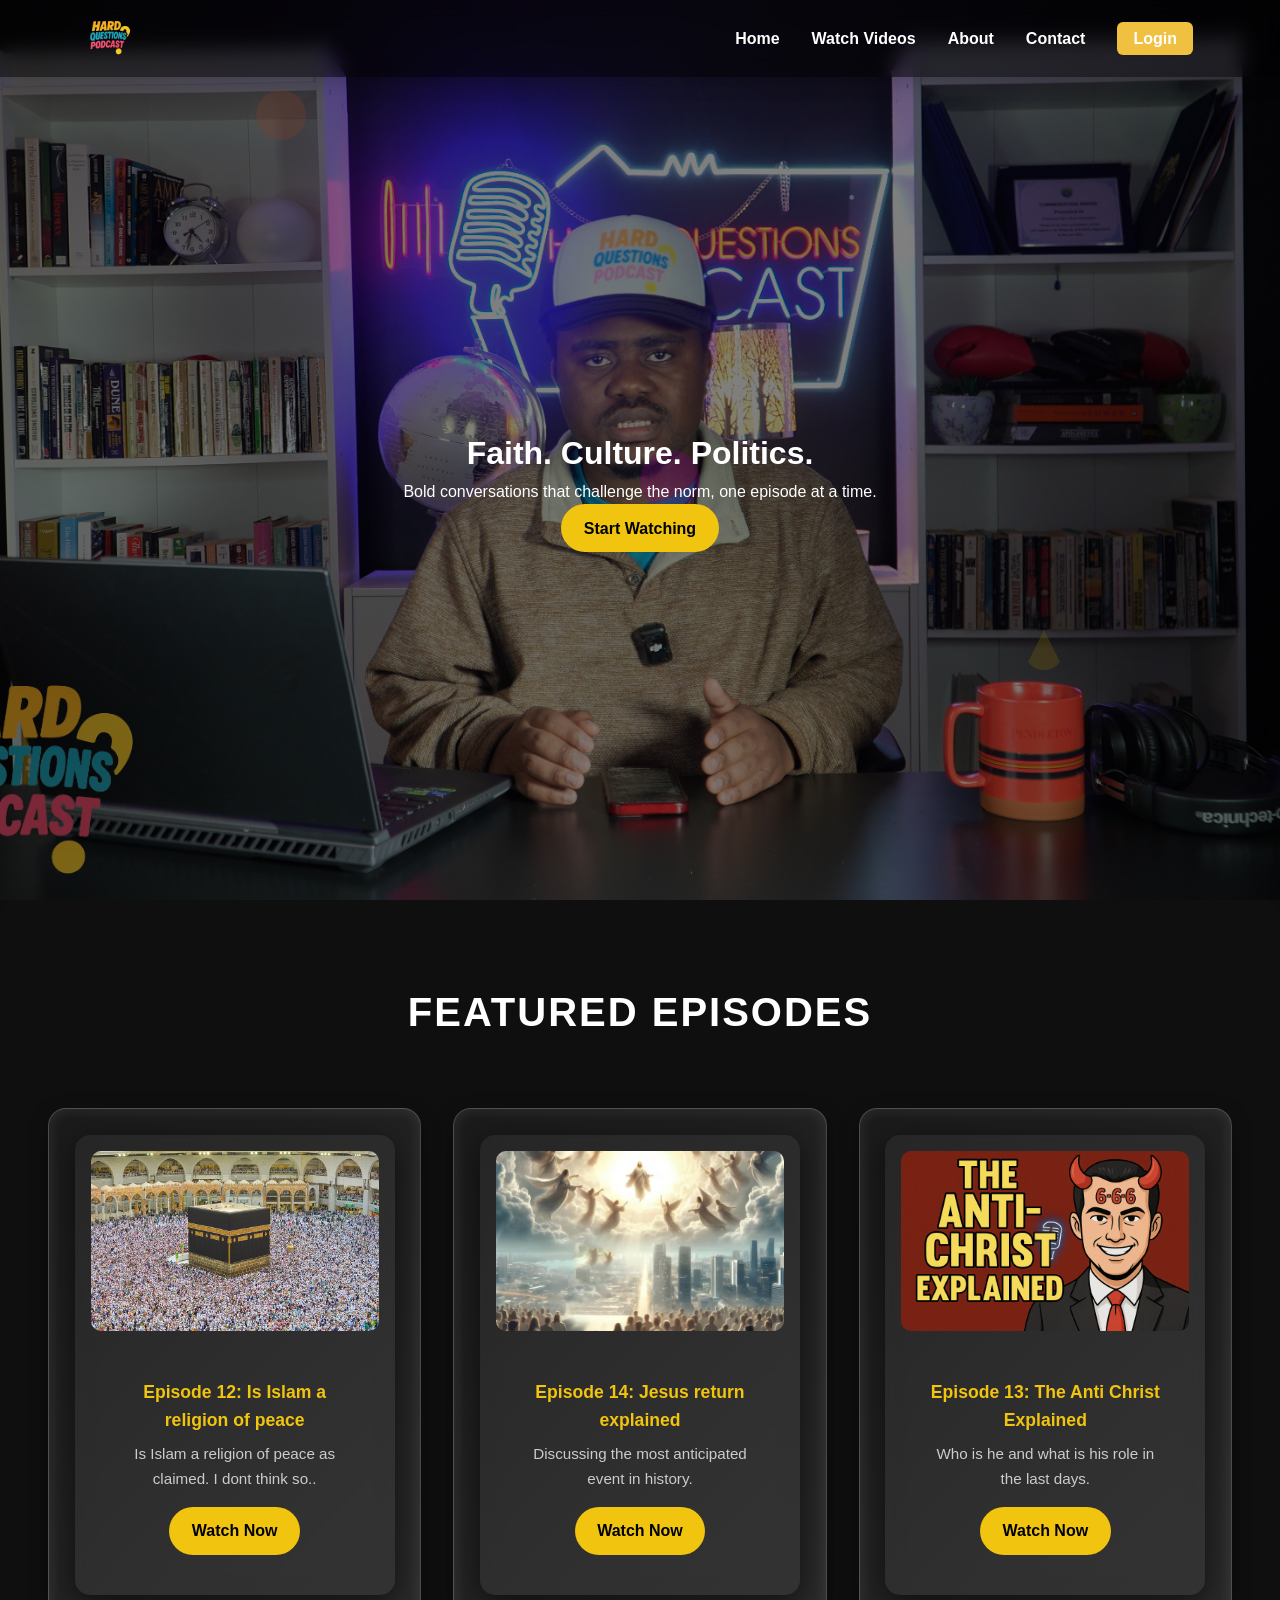
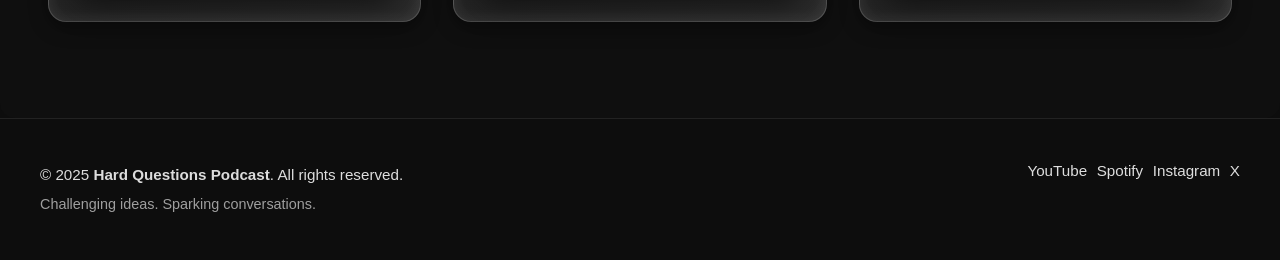
<file: index.html>
<!DOCTYPE html>
<html lang="en">
<head>
  <meta charset="UTF-8">
  <meta name="viewport" content="width=device-width, initial-scale=1.0">
  <title>Hard Questions Podcast</title>
  <link rel="stylesheet" href="css/style.css">
  <script defer src="js/script.js"></script>
</head>
<body>

  <!-- Navbar -->
<!-- Navbar -->
<nav class="navbar">
  <div class="container">
    <a href="index.html" class="logo">
      <img src="images/logo.png" alt="Hard Questions Podcast Logo" class="logo-img">
      
    </a>
    
    <!-- Hamburger for mobile -->
    <div class="hamburger" id="hamburger">
      <span></span>
      <span></span>
      <span></span>
    </div>
    
    <ul class="nav-links" id="nav-links">
      <li><a href="index.html">Home</a></li>
      <li><a href="videos.html">Watch Videos</a></li>
      <li><a href="about.html">About</a></li>
      <li><a href="contact.html">Contact</a></li>
      <li><a href="login.html" class="login-btn">Login</a></li>
    </ul>
  </div>
</nav>


  <!-- Hero Section -->
  <header class="hero">
  <div class="floating-shapes">
    <div class="shape circle"></div>
    <div class="shape triangle"></div>
    <div class="shape square"></div>
    <div class="shape hexagon"></div>
  </div>
  <div class="hero-content container">
    <div class="hero-text">
      <h1 class="gradient-text"> Faith. Culture. Politics.</h1>
      <p class="typing-text">Bold conversations that challenge the norm, one episode at a time.</p>
      <a href="videos.html" class="btn primary">Start Watching</a>
    </div>
  </div>
</header>


  
  <!-- Featured Episodes -->
<section class="featured container">
  <h2 class="section-title">Featured Episodes</h2>
  <div class="featured-grid">

    <!-- Episode 1 -->
    <div class="featured-item">
      <div class="video-card">
        <img src="images/islam.jpg" alt="Episode 1">
        <div class="video-info">
          <h3>Episode 12: Is Islam a religion of peace</h3>
          <p>Is Islam a religion of peace as claimed. I dont think so..</p>
          <a href="https://youtu.be/hf7mEvcfo7o?si=B5ttr1NcubCEYIF7" class="btn primary" target="_blank">Watch Now</a>
        </div>
      </div>
    </div>

    <!-- Episode 2 -->
    <div class="featured-item">
      <div class="video-card">
        <img src="images/return.avif" alt="Episode 2">
        <div class="video-info">
          <h3>Episode 14: Jesus return explained</h3>
          <p>Discussing the most anticipated event in history.</p>
          <a href="https://youtu.be/mF01MbWaRbs?si=6Ixtk4kVrYRN6Pmb" class="btn primary" target="_blank">Watch Now</a>
        </div>
      </div>
    </div>

    <!-- Episode 3 -->
    <div class="featured-item">
      <div class="video-card">
        <img src="images/antichrist.png" alt="Episode 3">
        <div class="video-info">
          <h3>Episode 13: The Anti Christ Explained</h3>
          <p>Who is he and what is his role in the last days.</p>
          <a href="https://youtu.be/bGrm5MR4iYk?si=rOXa1bHN5hbVAtWn" class="btn primary" target="_blank">Watch Now</a>
        </div>
      </div>
    </div>

  </div>
</section>

  

  <!-- Footer -->
<footer class="site-footer">
  <div class="container footer-content">
    <div class="footer-left">
      <p>© 2025 <strong>Hard Questions Podcast</strong>. All rights reserved.</p>
      <p class="tagline">Challenging ideas. Sparking conversations.</p>
    </div>

    <nav class="footer-socials" aria-label="Social Media">
    <ul>
        <li><a href="https://youtube.com/@hardquestionspodcast?si=MMtDe8HmEjO8p3ty" target="_blank">YouTube</a></li>
        <li><a href="https://open.spotify.com/show/062eelOXHtmlxbBX9MQLJs" target="_blank">Spotify</a></li>
        <li><a href="https://www.instagram.com/hardquestionspodcast/" target="_blank">Instagram</a></li>
        <li><a href="https://x.com/oliver_kamalebo" target="_blank">X</a></li>
  </ul>

    </nav>
  </div>
</footer>

</body>
</html>
</file>
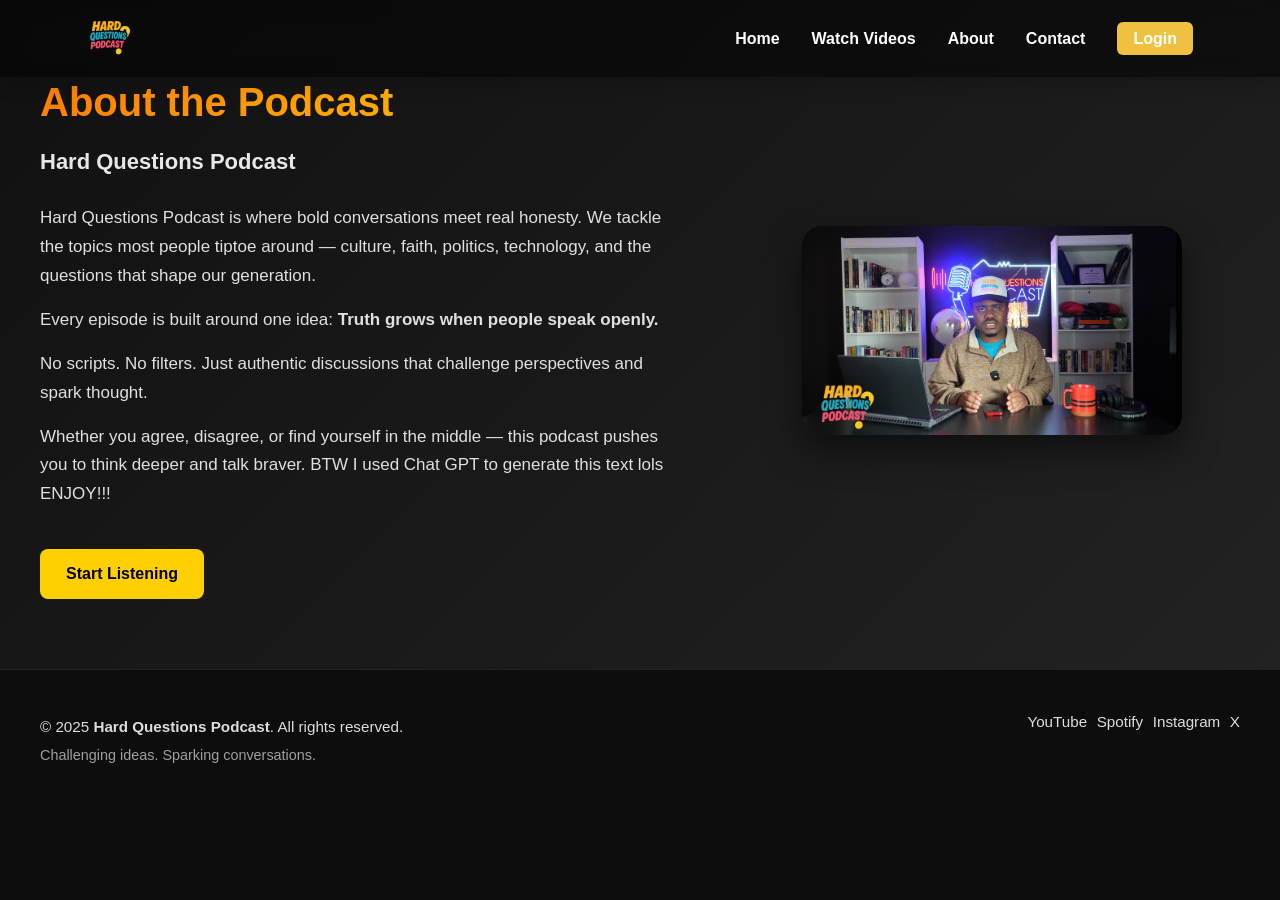
<file: about.html>
<!DOCTYPE html>
<html lang="en">
<head>
  <meta charset="UTF-8">
  <meta name="viewport" content="width=device-width, initial-scale=1.0">
  <title>Hard Questions Podcast</title>
  <link rel="stylesheet" href="css/style.css">
  <script defer src="js/script.js"></script>
</head>
<body>

  <!-- Navbar -->
<!-- Navbar -->
<nav class="navbar">
  <div class="container">
    <a href="index.html" class="logo">
      <img src="images/logo.png" alt="Hard Questions Podcast Logo" class="logo-img">
      
    </a>
    
    <!-- Hamburger for mobile -->
    <div class="hamburger" id="hamburger">
      <span></span>
      <span></span>
      <span></span>
    </div>
    
    <ul class="nav-links" id="nav-links">
      <li><a href="index.html">Home</a></li>
      <li><a href="videos.html">Watch Videos</a></li>
      <li><a href="about.html">About</a></li>
      <li><a href="contact.html">Contact</a></li>
      <li><a href="login.html" class="login-btn">Login</a></li>
    </ul>
  </div>
</nav>


<section class="podcast-about">

  <div class="about-wrapper">

    <div class="about-left">
      <h1>About the Podcast</h1>
      <h2>Hard Questions Podcast</h2>

      <p>
        Hard Questions Podcast is where bold conversations meet real honesty.  
        We tackle the topics most people tiptoe around — culture, faith, politics, technology, and the questions that shape our generation.
      </p>

      <p>
        Every episode is built around one idea:  
        <strong>Truth grows when people speak openly.</strong>
      </p>

      <p>
        No scripts. No filters. Just authentic discussions that challenge perspectives and spark thought.
      </p>

      <p>
        Whether you agree, disagree, or find yourself in the middle —  
        this podcast pushes you to think deeper and talk braver. BTW I used Chat GPT to 
        generate this text lols ENJOY!!!
      </p>

      <a href="videos.html" class="about-btn">Start Listening</a>
    </div>

    <div class="about-right">
      <img src="images/headerphoto.png" alt="Hard Questions Podcast">
    </div>

  </div>
</section>



   <!-- Footer -->
<footer class="site-footer">
  <div class="container footer-content">
    <div class="footer-left">
      <p>© 2025 <strong>Hard Questions Podcast</strong>. All rights reserved.</p>
      <p class="tagline">Challenging ideas. Sparking conversations.</p>
    </div>

    <nav class="footer-socials" aria-label="Social Media">
    <ul>
        <li><a href="https://youtube.com/@hardquestionspodcast?si=MMtDe8HmEjO8p3ty" target="_blank">YouTube</a></li>
        <li><a href="https://open.spotify.com/show/062eelOXHtmlxbBX9MQLJs" target="_blank">Spotify</a></li>
        <li><a href="https://www.instagram.com/hardquestionspodcast/" target="_blank">Instagram</a></li>
        <li><a href="https://x.com/oliver_kamalebo" target="_blank">X</a></li>
  </ul>

    </nav>
  </div>
</footer>

</body>
</html>
</file>
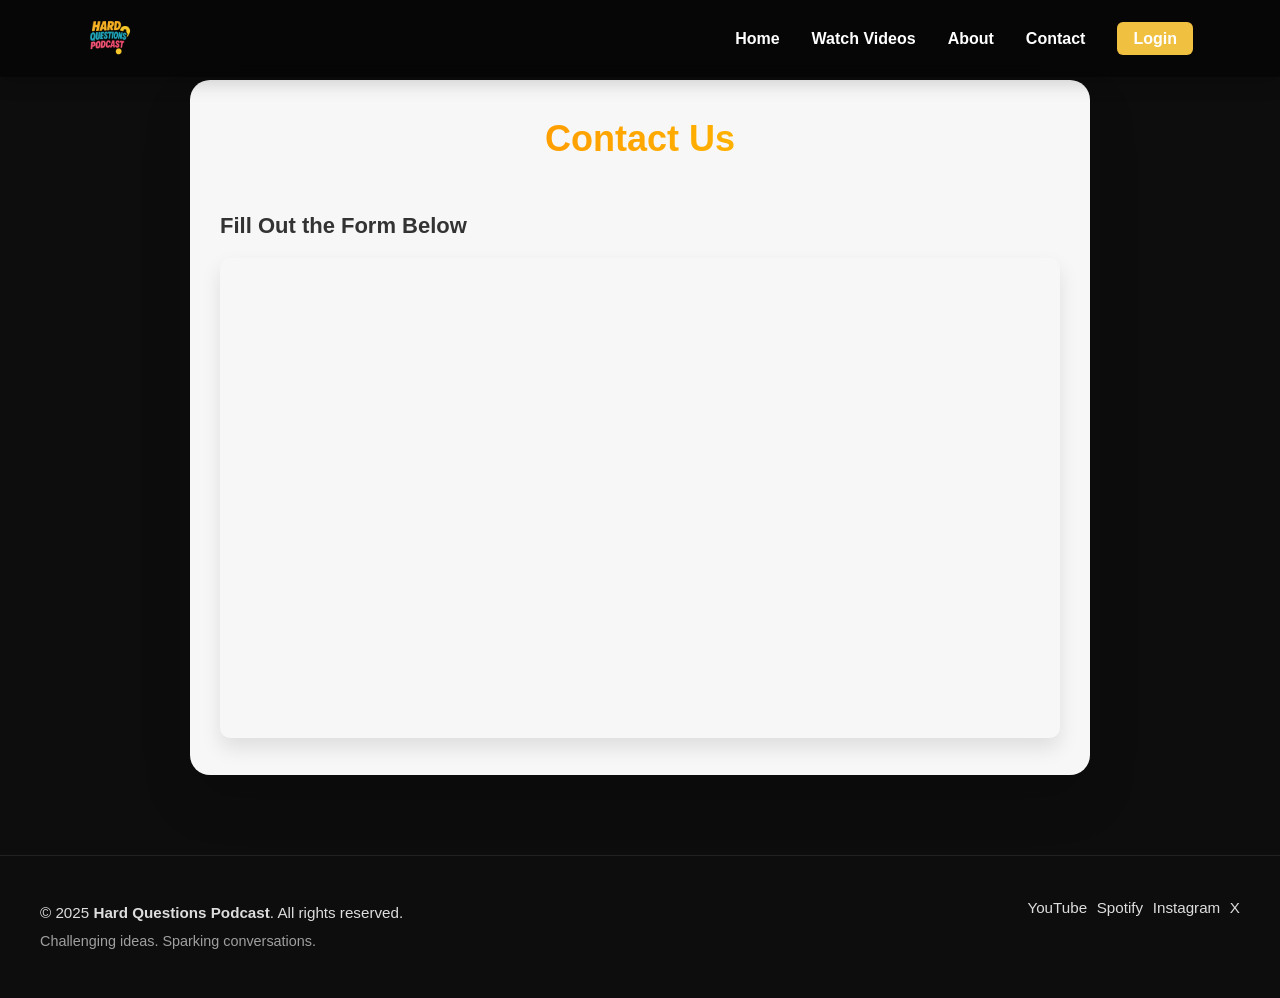
<file: contact.html>
<!DOCTYPE html>
<html lang="en">
<head>
  <meta charset="UTF-8">
  <meta name="viewport" content="width=device-width, initial-scale=1.0">
  <title>Hard Questions Podcast</title>
  <link rel="stylesheet" href="css/style.css">
  <script defer src="js/script.js"></script>
</head>
<body>

  <!-- Navbar -->
<!-- Navbar -->
<nav class="navbar">
  <div class="container">
    <a href="index.html" class="logo">
      <img src="images/logo.png" alt="Hard Questions Podcast Logo" class="logo-img">
      
    </a>
    
    <!-- Hamburger for mobile -->
    <div class="hamburger" id="hamburger">
      <span></span>
      <span></span>
      <span></span>
    </div>
    
    <ul class="nav-links" id="nav-links">
      <li><a href="index.html">Home</a></li>
      <li><a href="videos.html">Watch Videos</a></li>
      <li><a href="about.html">About</a></li>
      <li><a href="contact.html">Contact</a></li>
      <li><a href="login.html" class="login-btn">Login</a></li>
    </ul>
  </div>
</nav>


<section class="contact-container">

  <h1>Contact Us</h1>

  <div class="contact-flex">

    <!-- Replace this part with your Google Form -->
    <div class="contact-form">
      <h2>Fill Out the Form Below</h2>
      <iframe src="https://forms.gle/PCmQyXLmHvfoCkaG8" width="100%" height="480" frameborder="0" marginheight="0" marginwidth="0">Loading…</iframe>
    </div>

  </div>

</section>



    <!-- Footer -->
<footer class="site-footer">
  <div class="container footer-content">
    <div class="footer-left">
      <p>© 2025 <strong>Hard Questions Podcast</strong>. All rights reserved.</p>
      <p class="tagline">Challenging ideas. Sparking conversations.</p>
    </div>

    <nav class="footer-socials" aria-label="Social Media">
    <ul>
        <li><a href="https://youtube.com/@hardquestionspodcast?si=MMtDe8HmEjO8p3ty" target="_blank">YouTube</a></li>
        <li><a href="https://open.spotify.com/show/062eelOXHtmlxbBX9MQLJs" target="_blank">Spotify</a></li>
        <li><a href="https://www.instagram.com/hardquestionspodcast/" target="_blank">Instagram</a></li>
        <li><a href="https://x.com/oliver_kamalebo" target="_blank">X</a></li>
  </ul>

    </nav>
  </div>
</footer>

</body>
</html>
</file>
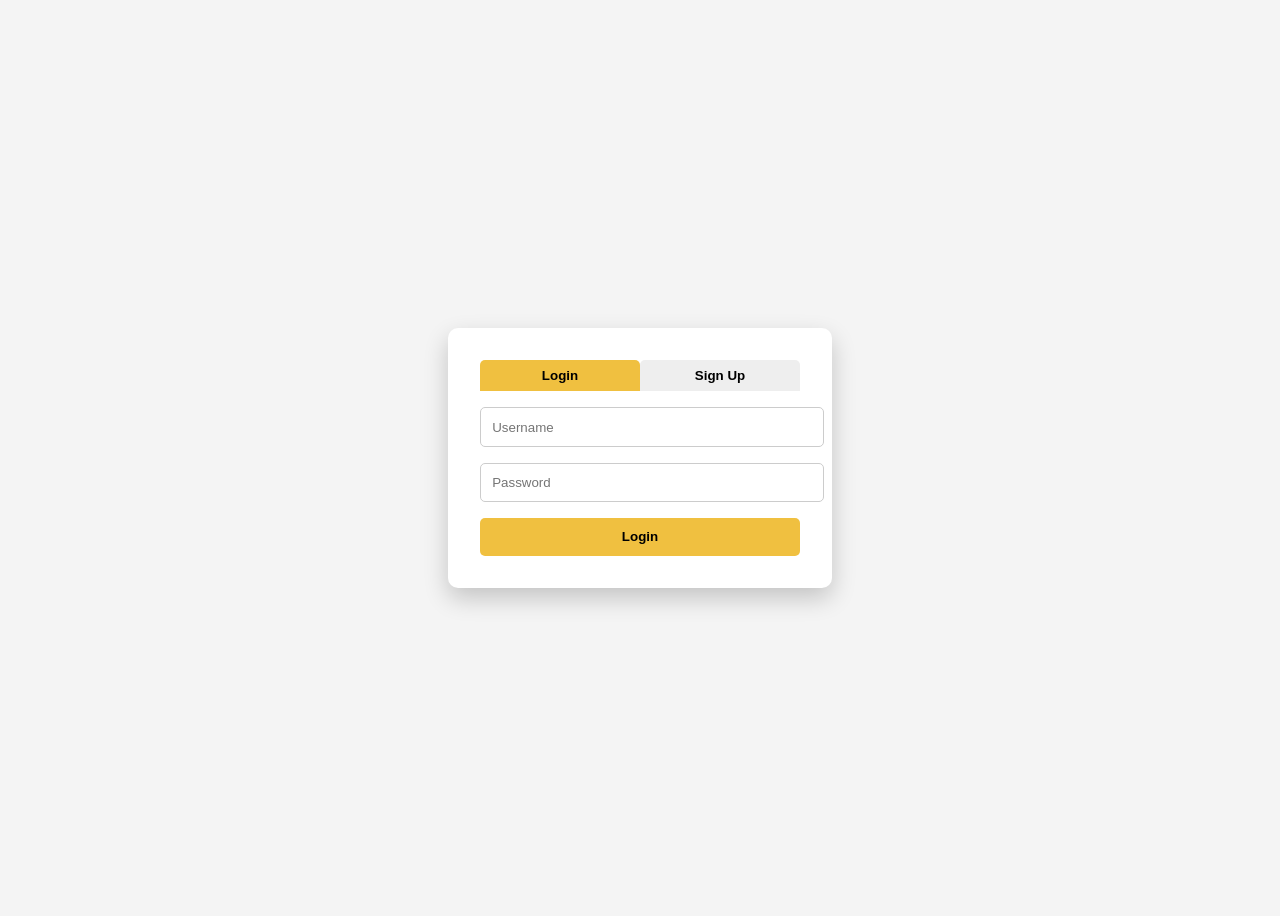
<file: login.html>
<!DOCTYPE html>
<html lang="en">
<head>
<meta charset="UTF-8">
<meta name="viewport" content="width=device-width, initial-scale=1.0">
<title>Login / Sign Up</title>


<style>
  body {
    font-family: Arial, sans-serif;
    background: #f4f4f4;
    display: flex;
    justify-content: center;
    align-items: center;
    height: 100vh;
  }

  .container {
    background: #fff;
    padding: 2rem;
    border-radius: 10px;
    box-shadow: 0 10px 25px rgba(0,0,0,0.2);
    width: 320px;
  }

  .tab-buttons {
    display: flex;
    justify-content: space-around;
    margin-bottom: 1rem;
  }

  .tab-buttons button {
    flex: 1;
    padding: 0.5rem 0;
    border: none;
    background: #eee;
    cursor: pointer;
    font-weight: bold;
    transition: background 0.3s ease;
    border-radius: 5px 5px 0 0;
  }

  .tab-buttons button.active {
    background: #f0c040;
    color: #000;
  }

  form {
    display: none;
    flex-direction: column;
  }

  form.active {
    display: flex;
  }

  input {
    width: 100%;
    padding: 0.7rem;
    margin-bottom: 1rem;
    border-radius: 5px;
    border: 1px solid #ccc;
  }

  button.submit-btn {
    width: 100%;
    padding: 0.7rem;
    background: #f0c040;
    border: none;
    border-radius: 5px;
    font-weight: bold;
    cursor: pointer;
    transition: background 0.3s ease;
  }

  button.submit-btn:hover {
    background: #e6b030;
  }
</style>
</head>
<body>

<div class="container">
  <div class="tab-buttons">
    <button id="login-tab" class="active">Login</button>
    <button id="signup-tab">Sign Up</button>
  </div>

  <!-- Login Form -->
  <form id="login-form" class="active" action="#" method="POST">
    <input type="text" name="username" placeholder="Username" required>
    <input type="password" name="password" placeholder="Password" required>
    <button type="submit" class="submit-btn">Login</button>
  </form>

  <!-- Sign Up Form -->
  <form id="signup-form" action="#" method="POST">
    <input type="text" name="username" placeholder="Username" required>
    <input type="email" name="email" placeholder="Email" required>
    <input type="password" name="password" placeholder="Password" required>
    <button type="submit" class="submit-btn">Sign Up</button>
  </form>
</div>



<script>
  const loginTab = document.getElementById('login-tab');
  const signupTab = document.getElementById('signup-tab');
  const loginForm = document.getElementById('login-form');
  const signupForm = document.getElementById('signup-form');

  loginTab.addEventListener('click', () => {
    loginTab.classList.add('active');
    signupTab.classList.remove('active');
    loginForm.classList.add('active');
    signupForm.classList.remove('active');
  });

  signupTab.addEventListener('click', () => {
    signupTab.classList.add('active');
    loginTab.classList.remove('active');
    signupForm.classList.add('active');
    loginForm.classList.remove('active');
  });
</script>





</body>
</html>
</file>
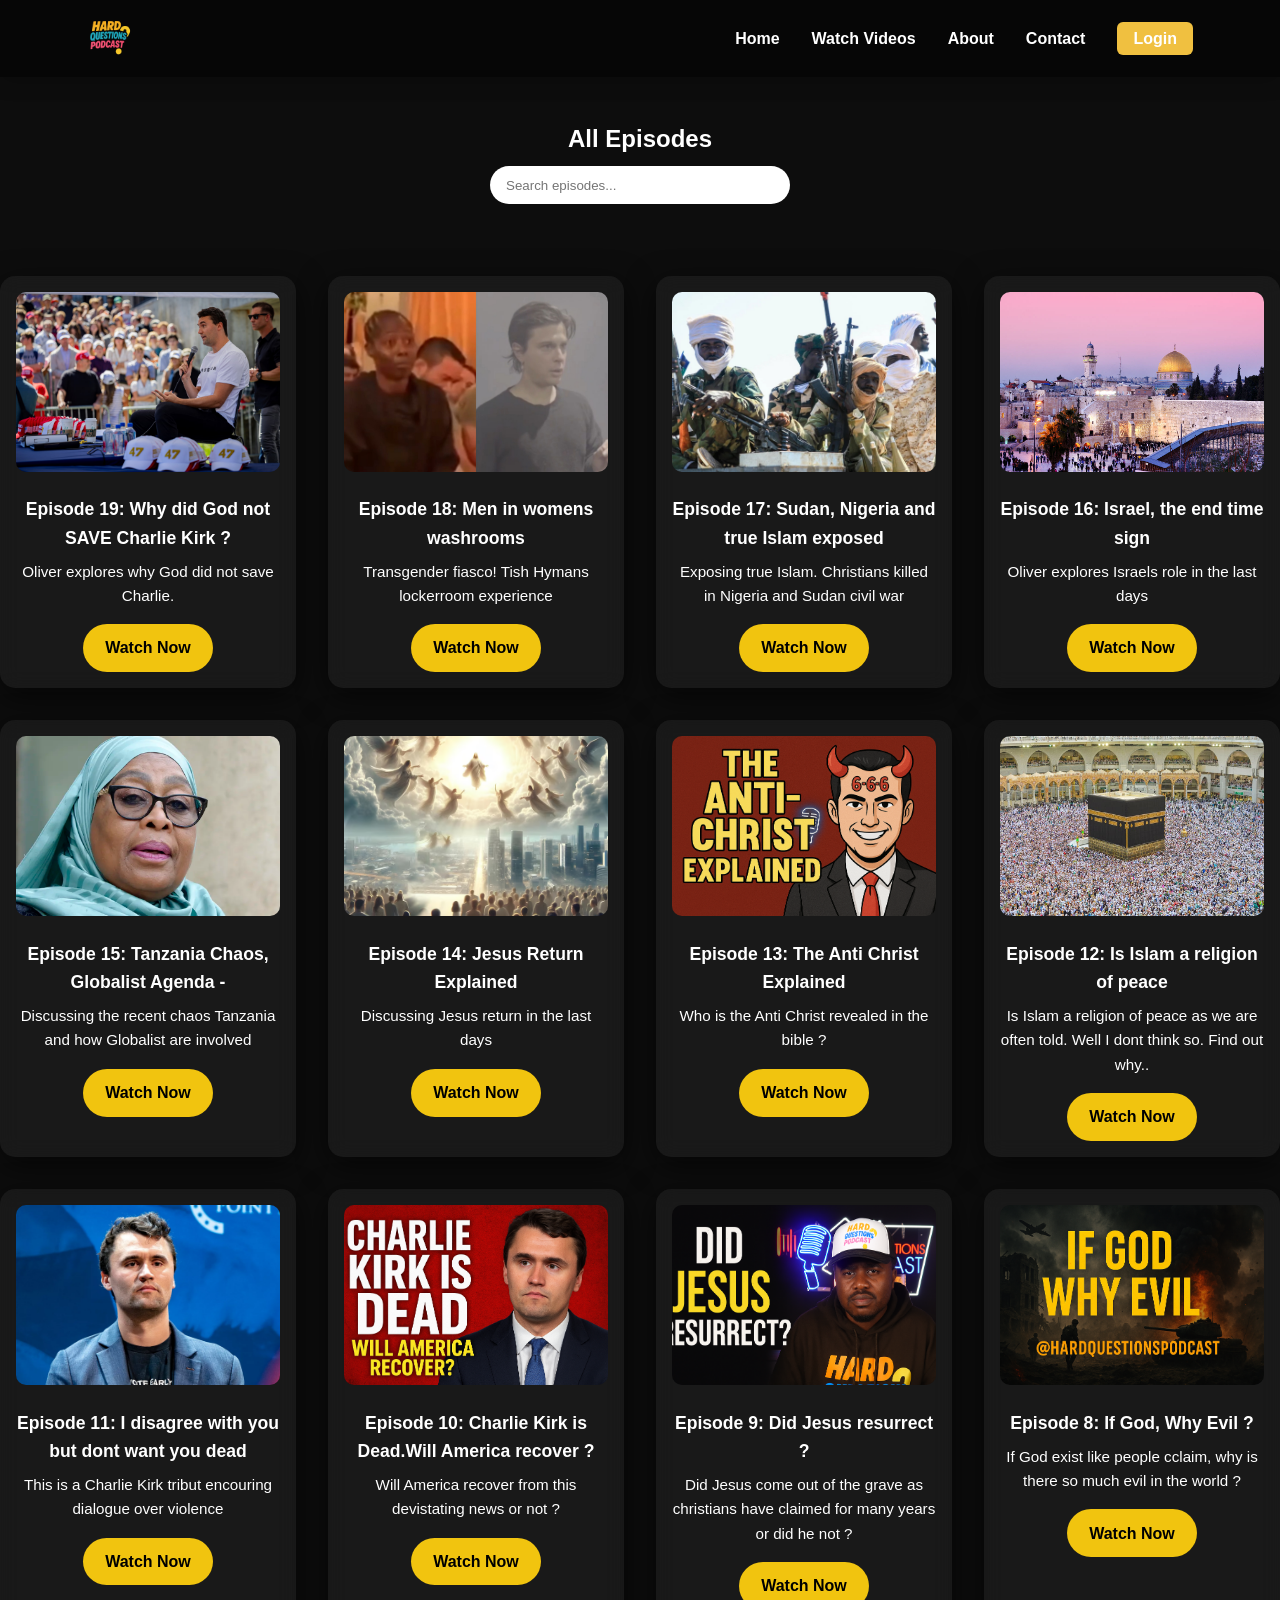
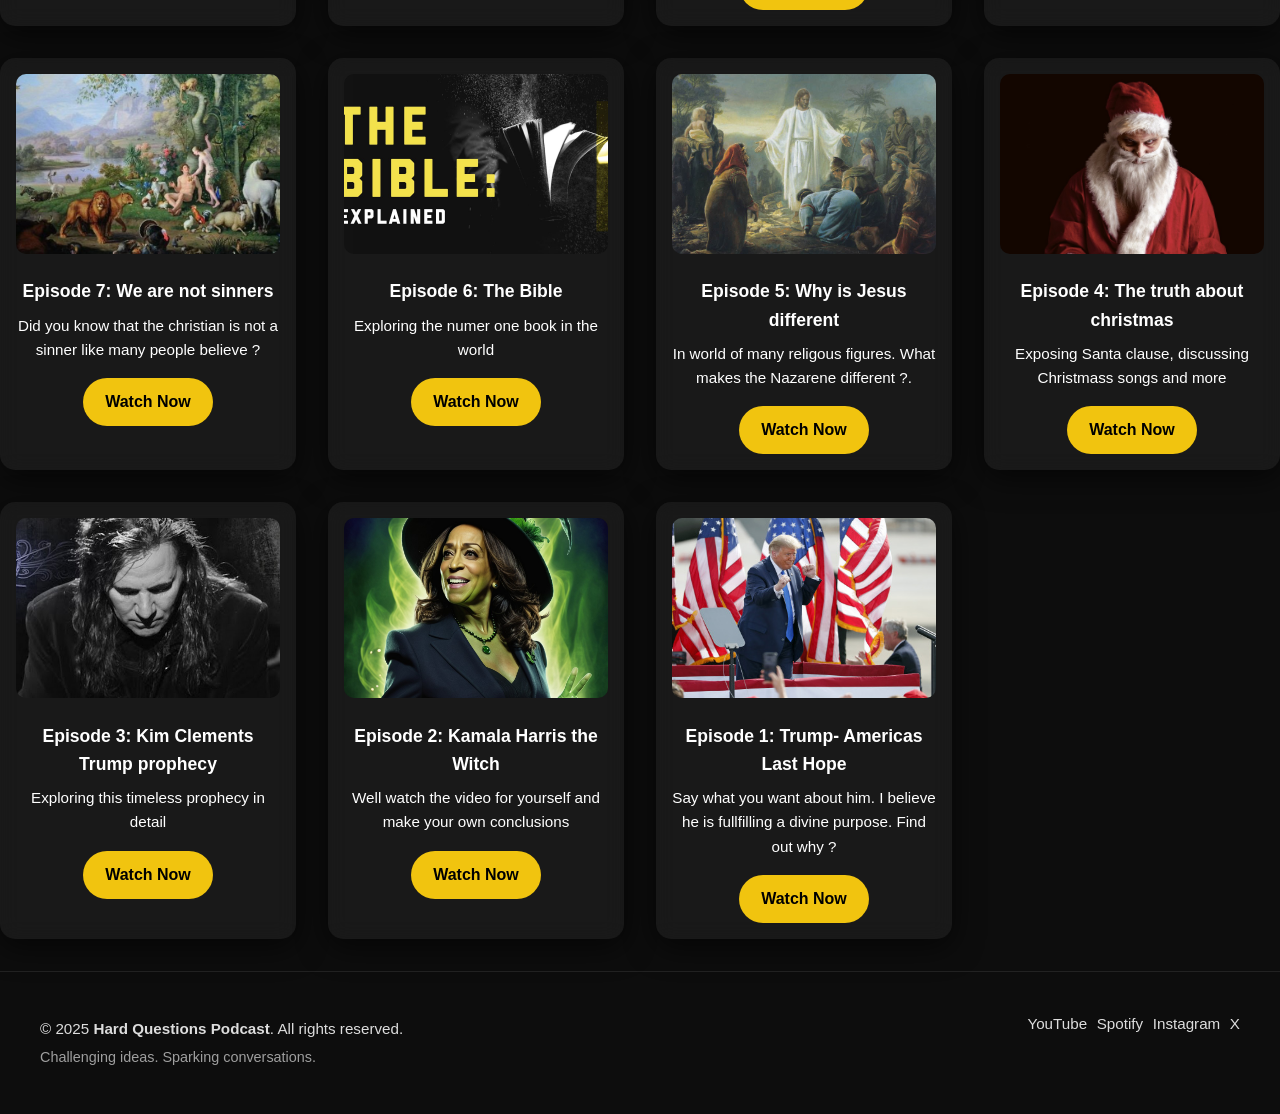
<file: videos.html>
<!DOCTYPE html>
<html lang="en">
<head>
  <meta charset="UTF-8">
  <meta name="viewport" content="width=device-width, initial-scale=1.0">
  <title>Hard Questions Podcast</title>
  <link rel="stylesheet" href="css/style.css">
  <script defer src="js/script.js"></script>
</head>
<body>

  <!-- Navbar -->
<!-- Navbar -->
<nav class="navbar">
  <div class="container">
    <a href="index.html" class="logo">
      <img src="images/logo.png" alt="Hard Questions Podcast Logo" class="logo-img">
      
    </a>
    
    <!-- Hamburger for mobile -->
    <div class="hamburger" id="hamburger">
      <span></span>
      <span></span>
      <span></span>
    </div>
    
    <ul class="nav-links" id="nav-links">
      <li><a href="index.html">Home</a></li>
      <li><a href="videos.html">Watch Videos</a></li>
      <li><a href="about.html">About</a></li>
      <li><a href="contact.html">Contact</a></li>
      <li><a href="login.html" class="login-btn">Login</a></li>
    </ul>
  </div>
</nav>

  <header class="videos-header">
    <div class="container">
      <h2>All Episodes</h2>
      <input type="text" id="search" placeholder="Search episodes...">
    </div>
  </header>

  <main>
    <section class="video-grid container">
      <div class="video-card">
        <img src="images/dead.avif" alt="Episode 19">
        <h3>Episode 19: Why did God not SAVE Charlie Kirk ?</h3>
        <p>Oliver explores why God did not save Charlie.</p>
        <a href="https://youtu.be/0xDnQXqhnAs?si=X72v5X4KKkDLz7bn" class="btn primary" target="_blank">Watch Now</a>
      </div>

      <div class="video-card">
        <img src="images/Tish.jpeg" alt="Episode 18">
        <h3>Episode 18: Men in womens washrooms</h3>
        <p>Transgender fiasco! Tish Hymans lockerroom experience</p>
        <a href="https://youtu.be/WApSx63YaYA?si=DFAXh5LbljDOJOuC" class="btn primary" target="_blank">Watch Now</a>
      </div>

      <div class="video-card">
        <img src="images/sudan.jpg" alt="Episode 17">
        <h3>Episode 17: Sudan, Nigeria and true Islam exposed</h3>
        <p>Exposing true Islam. Christians killed in Nigeria and Sudan civil war</p>
        <a href="https://youtu.be/sCgrmo_Rg6M?si=lYEfg7wSHCumJTHW" class="btn primary" target="_blank">Watch Now</a>
      </div>

       <div class="video-card">
        <img src="images/israel.jpg" alt="Episode 16">
        <h3>Episode 16: Israel, the end time sign</h3>
        <p>Oliver explores Israels role in the last days</p>
        <a href="https://youtu.be/SuljzcIvbow?si=hMcCNbURhHz8oZW2D" class="btn primary" target="_blank">Watch Now</a>
      </div>

      <div class="video-card">
        <img src="images/tanz.webp" alt="Episode 15">
        <h3>Episode 15: Tanzania Chaos, Globalist Agenda -</h3>
        <p>Discussing the recent chaos Tanzania and how Globalist are involved</p>
        <a href="https://youtu.be/JejyLVSQZyA?si=ByvLsSD_CruCAcy4" class="btn primary" target="_blank">Watch Now</a>
      </div>

      <div class="video-card">
        <img src="images/return.avif" alt="Episode 14">
        <h3>Episode 14: Jesus Return Explained</h3>
        <p>Discussing Jesus return in the last days</p>
        <a href="https://youtu.be/mF01MbWaRbs?si=6Ixtk4kVrYRN6Pmb" class="btn primary" target="_blank">Watch Now</a>
      </div>

       <div class="video-card">
        <img src="images/antichrist.png" alt="Episode 13">
        <h3>Episode 13: The Anti Christ Explained</h3>
        <p>Who is the Anti Christ revealed in the bible ?</p>
        <a href="https://youtu.be/bGrm5MR4iYk?si=rOXa1bHN5hbVAtWn" class="btn primary" target="_blank">Watch Now</a>
      </div>

      <div class="video-card">
        <img src="images/islam.jpg" alt="Episode 12">
        <h3>Episode 12: Is Islam a religion of peace</h3>
        <p>Is Islam a religion of peace as we are often told. Well I dont think so. Find out why..</p>
        <a href="https://youtu.be/hf7mEvcfo7o?si=B5ttr1NcubCEYIF7" class="btn primary" target="_blank">Watch Now</a>
      </div>

      <div class="video-card">
        <img src="images/char.webp" alt="Episode 11">
        <h3>Episode 11: I disagree with you but dont want you dead</h3>
        <p>This is a Charlie Kirk tribut encouring dialogue over violence</p>
        <a href="https://youtu.be/hGxQSsbuxbg?si=cwERkgtX1fScy1F9" class="btn primary" target="_blank">Watch Now</a>
      </div>

       <div class="video-card">
        <img src="images/recover.png" alt="Episode 10">
        <h3>Episode 10: Charlie Kirk is Dead.Will America recover ?</h3>
        <p>Will America recover from this devistating news or not ?</p>
        <a href="https://youtu.be/qXgbnGqX2mk?si=Lii3oVWbi0U5DDKH" class="btn primary" target="_blank">Watch Now</a>
      </div>

      <div class="video-card">
        <img src="images/ressurect.png" alt="Episode 9">
        <h3>Episode 9: Did Jesus resurrect ?</h3>
        <p>Did Jesus come out of the grave as christians have claimed for many years or did he not ?</p>
        <a href="https://youtu.be/P2qp2gE95zU?si=mN_uw_XCzHQlwVM_" class="btn primary" target="_blank">Watch Now</a>
      </div>

      <div class="video-card">
        <img src="images/evil.png" alt="Episode 8">
        <h3>Episode 8: If God, Why Evil ?</h3>
        <p>If God exist like people cclaim, why is there so much evil in the world ?</p>
        <a href="https://youtu.be/3rbnTGBAtkM?si=YwpD142RmIYPvj6s" class="btn primary" target="_blank">Watch Now</a>
      </div>

      <div class="video-card">
        <img src="images/sinners.jpeg" alt="Episode 7">
        <h3>Episode 7: We are not sinners</h3>
        <p>Did you know that the christian is not a sinner like many people believe ?</p>
        <a href="https://youtu.be/S9U9rM66A6w?si=FxUoIB2Wixuii4oj" class="btn primary" target="_blank">Watch Now</a>
      </div>

      <div class="video-card">
        <img src="images/bible.jpg" alt="Episode 6">
        <h3>Episode 6: The Bible</h3>
        <p>Exploring the numer one book in the world</p>
        <a href="https://youtu.be/0jmC9oPqqzE?si=hRaRsVo34Q4XSzr9" class="btn primary" target="_blank">Watch Now</a>
      </div>

       <div class="video-card">
        <img src="images/Christ.jpg" alt="Episode 5">
        <h3>Episode 5: Why is Jesus different</h3>
        <p>In world of many religous figures. What makes the Nazarene different ?.</p>
        <a href="https://youtu.be/mfbbV7JuCSY?si=c3yuRRaT3pm1CkOm" class="btn primary" target="_blank">Watch Now</a>
      </div>

      <div class="video-card">
        <img src="images/santa.jpg" alt="Episode 4">
        <h3>Episode 4: The truth about christmas </h3>
        <p>Exposing Santa clause, discussing Christmass songs and more</p>
        <a href="https://youtu.be/bAOAS9StP-E?si=qb_mgOYIbHFQ6yhu" class="btn primary" target="_blank">Watch Now</a>
      </div>

      <div class="video-card">
        <img src="images/clement.jpg" alt="Episode 3">
        <h3>Episode 3: Kim Clements Trump prophecy</h3>
        <p>Exploring this timeless prophecy in detail</p>
        <a href="https://youtu.be/74YQ8jaYXzE?si=YT69BpKZM8oqMhnf" class="btn primary" target="_blank">Watch Now</a>
      </div>

       <div class="video-card">
        <img src="images/Kamala.jpg" alt="Episode 2">
        <h3>Episode 2: Kamala Harris the Witch</h3>
        <p>Well watch the video for yourself and make your own conclusions</p>
        <a href="https://youtu.be/tQcx74a_rGo?si=GhEMz1dyKoAg0pC6" class="btn primary" target="_blank">Watch Now</a>
      </div>

      <div class="video-card">
        <img src="images/trump.jpg" alt="Episode 1">
        <h3>Episode 1: Trump- Americas  Last Hope</h3>
        <p>Say what you want about him. I believe he is fullfilling a divine purpose. Find out why ?</p>
        <a href="https://youtu.be/0CPJQTMtvMQ?si=83RAtItOVt2Auk7q" class="btn primary" target="_blank">Watch Now</a>
      </div>

      <!-- Add more cards -->
    </section>
  </main>

  <!-- Footer -->
<footer class="site-footer">
  <div class="container footer-content">
    <div class="footer-left">
      <p>© 2025 <strong>Hard Questions Podcast</strong>. All rights reserved.</p>
      <p class="tagline">Challenging ideas. Sparking conversations.</p>
    </div>

    <nav class="footer-socials" aria-label="Social Media">
    <ul>
        <li><a href="https://youtube.com/@hardquestionspodcast?si=MMtDe8HmEjO8p3ty" target="_blank">YouTube</a></li>
        <li><a href="https://open.spotify.com/show/062eelOXHtmlxbBX9MQLJs" target="_blank">Spotify</a></li>
        <li><a href="https://www.instagram.com/hardquestionspodcast/" target="_blank">Instagram</a></li>
        <li><a href="https://x.com/oliver_kamalebo" target="_blank">X</a></li>
  </ul>

    </nav>
  </div>
</footer>

</body>
</html>
</file>
<file: css/style.css>
/* Variables */
:root {
  --primary-color: #ff7b54;
  --accent-color: #f1c40f;
  --bg-dark: #0d0d0d;
  --card-bg: rgba(255, 255, 255, 0.05);
  --glass-blur: 10px;
}

/* Reset */
* {margin:0;padding:0;box-sizing:border-box;}
body {
  font-family: "Helvetica Neue", Arial, sans-serif;
  background: var(--bg-dark);
  color: #fff;
  line-height:1.6;
}

/* Navbar */
/* Navbar base */
.navbar {
  position: fixed;
  top: 0;
  width: 100%;
  padding: 1rem 2%;
  z-index: 1000;
  display: flex;
  justify-content: center;
  background: rgba(0,0,0,0.5);
  backdrop-filter: blur(10px);
  box-shadow: 0 4px 20px rgba(0,0,0,0.2);
  transition: all 0.3s ease;
}

/* Navbar container */
.navbar .container {
  display: flex;
  justify-content: space-between;
  align-items: center;
  width: 90%;
  max-width: 1200px;
}

/* Logo */
.navbar .logo {
  display: flex;
  align-items: center;
  gap: 0.5rem;
  font-weight: 700;
  font-size: 1.5rem;
  color: #fff;
  text-decoration: none;
}

.logo-img {
  height: 45px;
  width: 45px;
}

/* Nav links */
.nav-links {
  list-style: none;
  display: flex;
  gap: 2rem;
}

.nav-links a {
  text-decoration: none;
  font-weight: 600;
  color: #fff;
  position: relative;
  transition: all 0.3s ease;
  
}

/* Underline hover animation */
.nav-links a::after {
  content: '';
  position: absolute;
  width: 0%;
  height: 2px;
  left: 0;
  bottom: -5px;
  background: #f1c40f;
  transition: 0.3s;
}

.nav-links a:hover::after {
  width: 100%;
}

/* Hamburger Menu for Mobile */
.hamburger {
  display: none;
  flex-direction: column;
  cursor: pointer;
  gap: 5px;
}

.hamburger span {
  height: 3px;
  width: 25px;
  background: #fff;
  border-radius: 2px;
  transition: all 0.3s ease;
}

/* Responsive for Mobile */
@media (max-width: 768px) {
  /* Hide nav links by default */
  .nav-links {
    position: fixed; /* fixed so it slides over content */
    top: 0;
    right: -50%; /* hidden off-screen */
    width: 50%; /* half of screen */
    height: 100vh;
    background: rgba(0, 0, 0, 0.9); /* dark overlay */
    backdrop-filter: blur(8px);
    flex-direction: column;
    align-items: center;
    justify-content: center;
    gap: 1.5rem;
    padding: 2rem 1rem;
    transition: right 0.35s ease;
    z-index: 1000;
  }

  /* Show menu when active */
  .nav-links.show {
    right: 0;
  }

  .nav-links a {
    color: #fff;
    text-decoration: none;
    font-size: 1.2rem;
    font-weight: 500;
    transition: color 0.3s ease;
  }

  .nav-links a:hover {
    color: #f0c040; /* subtle hover */
  }

  /* Hamburger icon */
  .hamburger {
    display: flex;
    cursor: pointer;
    z-index: 1100; /* above menu */
    position: relative;
  }
}


/* Hero */
/* Hero/Header */
.hero {
  position: relative;
  width: 100%;
  height: 100vh;
  padding-top: 80px; /* navbar height */
  display: flex;
  align-items: center;
  justify-content: center;
  overflow: hidden;
  background: url('../images/headerphoto.png') center/cover no-repeat;
  background-size: cover;
  animation: fadeInHero 1.5s ease-in-out;
  
}

.hero::before {
  content: "";
  position: absolute;
  top: 0;
  left: 0;
  width: 100%;
  height: 100%;
  background-color: rgba(0,0,0,0.5);
  z-index: 1;
}

/* Allow clicks to pass through overlay and floating shapes */
.hero::before,
.floating-shapes .shape {
  pointer-events: none;
}

.hero-content {
  position: relative;
  z-index: 2;
  display: flex;
  justify-content: center; /* center text horizontally */
  align-items: center;
  flex-direction: column;
  text-align: center;
  max-width: 900px;
  padding: 0 1rem;
  opacity: 0;
  animation: fadeInContent 1.5s ease-in-out forwards 0.5s;
}

@media (max-width: 768px) {
  .hero {
    background-attachment: scroll; /* fix mobile parallax */
  }
}


/* Animations */
@keyframes fadeInHero {
  0% { opacity: 0; transform: scale(1.05); }
  100% { opacity: 1; transform: scale(1); }
}

@keyframes fadeInContent {
  0% { opacity: 0; transform: translateY(20px); }
  100% { opacity: 1; transform: translateY(0); }
}

/* Responsive */
@media (max-width: 768px) {
  .hero-content {
    flex-direction: column;
    text-align: center;
  }
}



/* Floating shapes */
.floating-shapes .shape{
  position:absolute;
  border-radius:50%;
  opacity:0.3;
  animation: float 6s ease-in-out infinite;
}
.shape.circle{width:50px;height:50px;background:var(--primary-color);top:10%;left:20%;}
.shape.triangle{width:40px;height:40px;background:var(--accent-color);top:70%;left:80%;clip-path:polygon(50% 0%,0% 100%,100% 100%);}
.shape.square{width:60px;height:60px;background:#ff00ff;top:50%;left:50%;}
@keyframes float{0%{transform:translateY(0)}50%{transform:translateY(-20px)}100%{transform:translateY(0)}}

/* Featured Episodes Section */

/* Featured Episodes Section */
.featured {
  padding: 5rem 2rem;
  background: #0f0f0f;
  border-radius: 15px;
}

.section-title {
  text-align: center;
  font-size: 2.5rem;
  color: #fff;
  margin-bottom: 3rem;
  letter-spacing: 2px;
  text-transform: uppercase;
}

/* Grid */
.featured-grid {
  display: grid;
  grid-template-columns: repeat(auto-fit, minmax(250px, 1fr));
  gap: 2rem;
  padding: 1rem;
}

/* Fancy card style */
.featured-grid > * {
  background: linear-gradient(135deg, #1a1a1a 0%, #2a2a2a 100%);
  color: #fff; /* ensures text is readable */
  border-radius: 18px;
  padding: 1.6rem;
  border: 1px solid rgba(255, 255, 255, 0.2);

  /* glossy depth */
  box-shadow:
    0 6px 20px rgba(0,0,0,0.3),
    0 0 15px rgba(255,255,255,0.1) inset;

  /* soft floating effect */
  transform: translateY(0);
  transition:
    transform 0.35s ease,
    box-shadow 0.35s ease,
    background 0.35s ease;
}

/* Hover fancy effect */
.featured-grid > *:hover {
  transform: translateY(-6px) scale(1.02);
  background: linear-gradient(135deg, #2a2a2a 0%, #1f1f1f 100%);
  box-shadow:
    0 10px 25px rgba(0,0,0,0.4),
    0 0 20px rgba(255,255,255,0.1) inset;
}

/* ----------------------- */
/* Mobile Responsive Tweaks */
@media (max-width: 1024px) {
  .featured-grid {
    grid-template-columns: repeat(auto-fit, minmax(220px, 1fr)); /* allow 2 columns on tablets */
  }
}

@media (max-width: 768px) {
  .featured {
    padding: 3rem 1.5rem;
  }

  .section-title {
    font-size: 2rem;
    margin-bottom: 2rem;
  }

  .featured-grid {
    grid-template-columns: 1fr; /* one column for small phones */
    gap: 1.5rem;
    padding: 0.5rem;
  }

  .featured-grid > * {
    padding: 1rem;
    max-width: 100%;
  }
}

@media (max-width: 480px) {
  .section-title {
    font-size: 1.7rem;
    letter-spacing: 1px;
  }

  .featured {
    padding: 2rem 1rem;
  }
}



/* Video Card */
.video-card {
  background: #1a1a1a;
  border-radius: 20px;
  overflow: hidden;
  box-shadow: 0 8px 30px rgba(0,0,0,0.6);
  transform: translateY(30px);
  opacity: 0;
  animation: fadeUp 0.8s forwards;
  transition: transform 0.3s ease, box-shadow 0.3s ease;
}

/* Animate in with stagger */
.featured-item:nth-child(1) .video-card { animation-delay: 0.2s; }
.featured-item:nth-child(2) .video-card { animation-delay: 0.4s; }
.featured-item:nth-child(3) .video-card { animation-delay: 0.6s; }

@keyframes fadeUp {
  0% { opacity: 0; transform: translateY(30px);}
  100% { opacity: 1; transform: translateY(0);}
}

/* Hover Zoom */
.video-card:hover {
  transform: translateY(-5px) scale(1.03);
  box-shadow: 0 15px 40px rgba(0,0,0,0.7);
}

/* Card Image */
.video-card img {
  width: 100%;
  height: 180px;
  object-fit: cover;
  transition: transform 0.5s ease;
}

.video-card img:hover {
  transform: scale(1.05);
}

/* Video Info */
.video-info {
  padding: 1.5rem;
  text-align: center;
}

.video-info h3 {
  color: #f1c40f;
  font-size: 1.3rem;
  margin-bottom: 0.8rem;
}

.video-info p {
  color: #ccc;
  font-size: 0.95rem;
  margin-bottom: 1.2rem;
}

/* Button */
.btn.primary {
  padding: 0.7rem 1.5rem;
  border-radius: 25px;
  font-weight: bold;
  text-decoration: none;
  color: #222;
  background: #f1c40f;
  transition: all 0.3s ease;
}

.btn.primary:hover {
  background: #ff7b54;
  color: #fff;
  transform: scale(1.05);
}

/* Responsive */
@media(max-width:768px){
  .featured-grid { grid-template-columns: 1fr; }
}



/* Videos Page */
.videos-header{padding:120px 0 40px;text-align:center;}
#search{padding:.7rem 1rem;width:300px;border-radius:25px;border:none;margin-top:0.5rem;}
.video-grid{display:grid;grid-template-columns:repeat(auto-fit,minmax(250px,1fr));gap:2rem;margin:2rem 0;}
.video-card{background:var(--card-bg);backdrop-filter:blur(var(--glass-blur));padding:1rem;border-radius:15px;text-align:center;opacity:0;transform:translateY(20px);transition:0.6s;}
.video-card.show{opacity:1;transform:translateY(0);}
.video-card img{width:100%;height:180px;object-fit:cover;border-radius:10px;}
.video-card h3{margin:1rem 0 .5rem;font-size:1.1rem;}
.video-card p{font-size:.95rem;margin-bottom:1rem;}

/* Buttons */
.btn.primary{padding:.7rem 1.4rem;border-radius:25px;text-decoration:none;font-weight:bold;color:#000;background:var(--accent-color);transition:0.3s;display:inline-block;}
.btn.primary:hover{background:yellow;}
/* Footer Styles */
.site-footer {
  background: #0d0d0d;
  color: #ddd;
  padding: 2.5rem 1rem; /* Added horizontal padding for smaller screens */
  border-top: 1px solid #222;
  font-family: sans-serif;
}

.footer-content {
  display: flex;
  justify-content: space-between;
  align-items: flex-start;
  gap: 2rem;
  max-width: 1200px;
  margin: 0 auto;
  flex-wrap: wrap; /* Ensures items wrap on smaller screens */
}

.footer-left p {
  margin: 0.3rem 0;
  font-size: 0.95rem;
}

.footer-left .tagline {
  opacity: 0.7;
  font-size: 0.9rem;
}

.footer-socials ul {
  list-style: none;
  padding: 0;
  margin: 0;
  display: flex;
  flex-wrap: wrap; /* Makes social icons wrap if too many */
  gap: 0.6rem;
}

.footer-socials li {
  margin-bottom: 0; /* Reset bottom margin since using flex gap */
}

.footer-socials a {
  color: #ddd;
  text-decoration: none;
  font-size: 0.95rem;
  display: flex;
  align-items: center;
  gap: 0.4rem;
  transition: color 0.2s ease;
}

.footer-socials a:hover {
  color: #fff;
}

.footer-socials i {
  font-size: 1.1rem;
}

/* Mobile / Responsive */
@media (max-width: 768px) {
  .footer-content {
    flex-direction: column;
    align-items: center;
    text-align: center;
    gap: 1.5rem; /* Increase spacing between sections */
  }

  .footer-socials ul {
    justify-content: center; /* Center social icons on mobile */
  }

  .footer-left, .footer-socials {
    width: 100%;
  }
}


/* Responsive */
@media(max-width:768px){.hero-content{flex-direction:column;text-align:center;}.nav-links{flex-direction:column;gap:0.5rem;}}




/* About PAGE CSS */

.podcast-about {
  padding: 70px 20px;
  background: linear-gradient(135deg, #111, #222);
  color: #fff;
  font-family: "Poppins", Arial, sans-serif;
}

.about-wrapper {
  max-width: 1200px;
  margin: auto;
  display: flex;
  gap: 60px;
  align-items: center;
  flex-wrap: wrap;
}

.about-left {
  flex: 1.3;
  min-width: 300px;
}

.about-left h1 {
  font-size: 40px;
  margin-bottom: 10px;
  background: linear-gradient(90deg, #ff7f00, #ffd000);
  -webkit-background-clip: text;
  -webkit-text-fill-color: transparent;
}

.about-left h2 {
  font-size: 22px;
  margin-bottom: 25px;
  opacity: 0.9;
}

.about-left p {
  font-size: 17px;
  line-height: 1.7;
  margin: 15px 0;
  color: #e0e0e0;
}

.about-btn {
  display: inline-block;
  margin-top: 25px;
  background: #ffd000;
  color: #000;
  padding: 12px 26px;
  font-size: 16px;
  text-decoration: none;
  border-radius: 8px;
  font-weight: 600;
  transition: 0.3s;
}

.about-btn:hover {
  transform: translateY(-3px);
  opacity: 0.85;
}

/* RIGHT SIDE IMAGE */
.about-right {
  flex: 1;
  min-width: 280px;
  text-align: center;
}

.about-right img {
  width: 100%;
  max-width: 380px;
  border-radius: 20px;
  box-shadow: 0 15px 35px rgba(0,0,0,0.5);
  animation: fadeIn 1.2s ease;
}

/* ANIMATION */
@keyframes fadeIn {
  from { opacity: 0; transform: scale(0.95); }
  to   { opacity: 1; transform: scale(1); }
}

/* RESPONSIVE */
@media (max-width: 900px) {
  .about-wrapper { gap: 30px; }
  .about-left h1 { font-size: 32px; }
  .about-right img { max-width: 300px; }
}



/* CONTACT SECTION */
.contact-container {
  max-width: 900px;
  margin: 80px auto;
  padding: 30px;
  background: rgba(255, 255, 255, 0.97);
  border-radius: 20px;
  box-shadow: 0 25px 50px rgba(0,0,0,0.15);
  backdrop-filter: blur(15px);
  animation: fadeContact 0.8s ease;
  font-family: "Poppins", sans-serif;
}

.contact-container h1 {
  text-align: center;
  font-size: 36px;
  margin-bottom: 40px;
  background: linear-gradient(90deg, #ff7f00, #ffd000);
  -webkit-background-clip: text;
  -webkit-text-fill-color: transparent;
  font-weight: 700;
}

.contact-flex {
  display: flex;
  gap: 40px;
  flex-wrap: wrap;
  justify-content: space-between;
}

/* LEFT SIDE — INFO */


/* RIGHT SIDE — FORM (Google Form) */
.contact-form {
  flex: 1;
  min-width: 260px;
}

.contact-form h2 {
  font-size: 22px;
  font-weight: 700;
  color: #333;
  margin-bottom: 15px;
}

.contact-form iframe {
  width: 100%;
  height: 480px;
  border: none;
  border-radius: 10px;
  box-shadow: 0 10px 20px rgba(0, 0, 0, 0.1); /* Optional: adds a shadow for a better look */
}

/* BUTTON (optional for a traditional form) */
.contact-form button {
  width: 100%;
  background: #ff7f00;
  padding: 14px;
  border: none;
  border-radius: 10px;
  color: #000;
  font-size: 16px;
  font-weight: 600;
  cursor: pointer;
  transition: 0.3s;
}

.contact-form button:hover {
  opacity: 0.85;
  transform: translateY(-2px);
}

/* ANIMATION */
@keyframes fadeContact {
  from { opacity: 0; transform: translateY(20px); }
  to   { opacity: 1; transform: translateY(0); }
}

/* RESPONSIVE */
@media (max-width: 768px) {
  .contact-container {
    margin: 60px 20px 20px 20px; /* Increased top margin to 60px */
    padding: 30px;
  }

  /* Adjust form layout on smaller screens */
  .contact-flex {
    flex-direction: column;
    gap: 20px;
  }

  /* Adjust iframe height and width for mobile */
  .contact-form iframe {
    height: 400px; /* Slightly reduced height for mobile */
  }

  /* Center align text in contact-info */
  .contact-info {
    text-align: center;
  }
}


/* Login button styling */
.login-btn {
  background: #f0c040; /* gold/yellow */
  color: #000;
  padding: 0.5rem 1rem;
  border-radius: 6px;
  font-weight: 600;
  transition: background 0.3s ease, transform 0.2s ease;
}

.login-btn:hover {
  background: #e6b030; /* darker on hover */
  transform: scale(1.05);
}

/* Optional: make it stand out more on mobile side menu */
@media (max-width: 768px) {
  .login-btn {
    width: 80%;
    text-align: center;
    margin-top: 1rem;
  }
}
</file>
